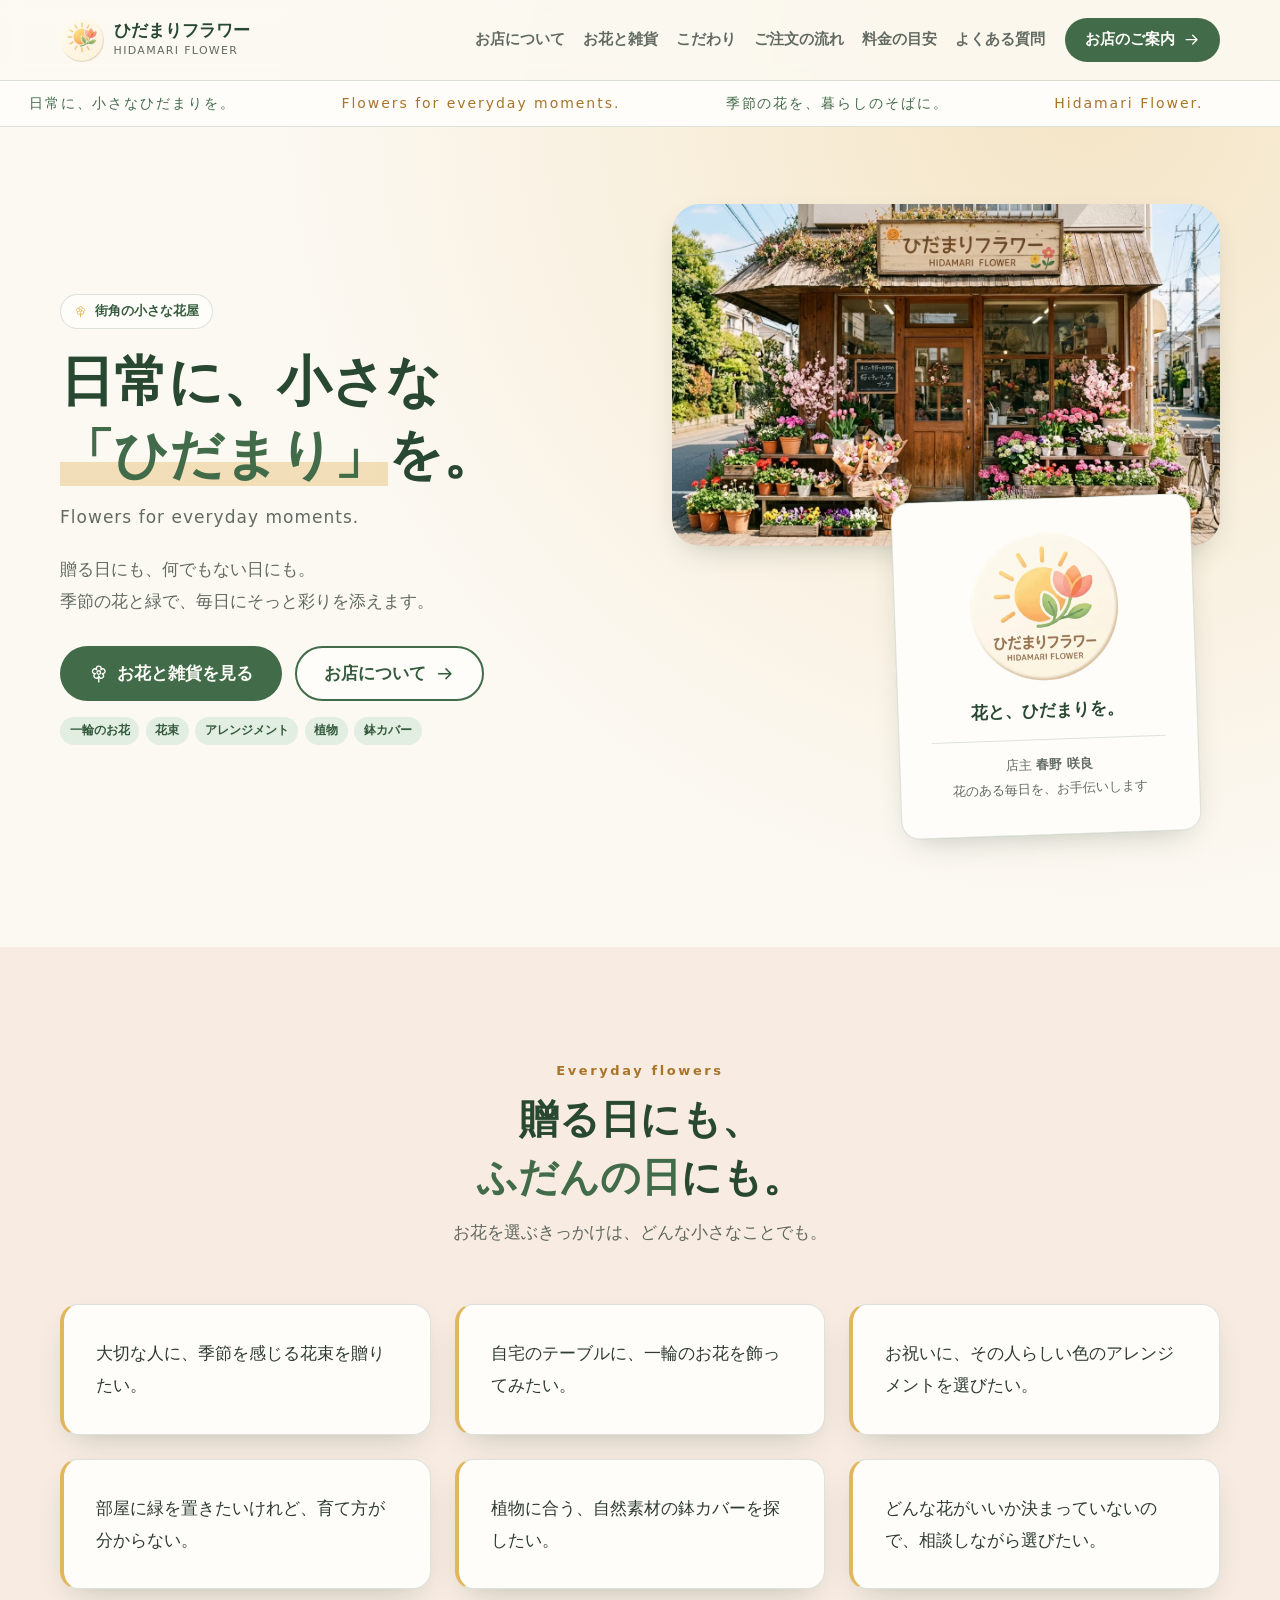
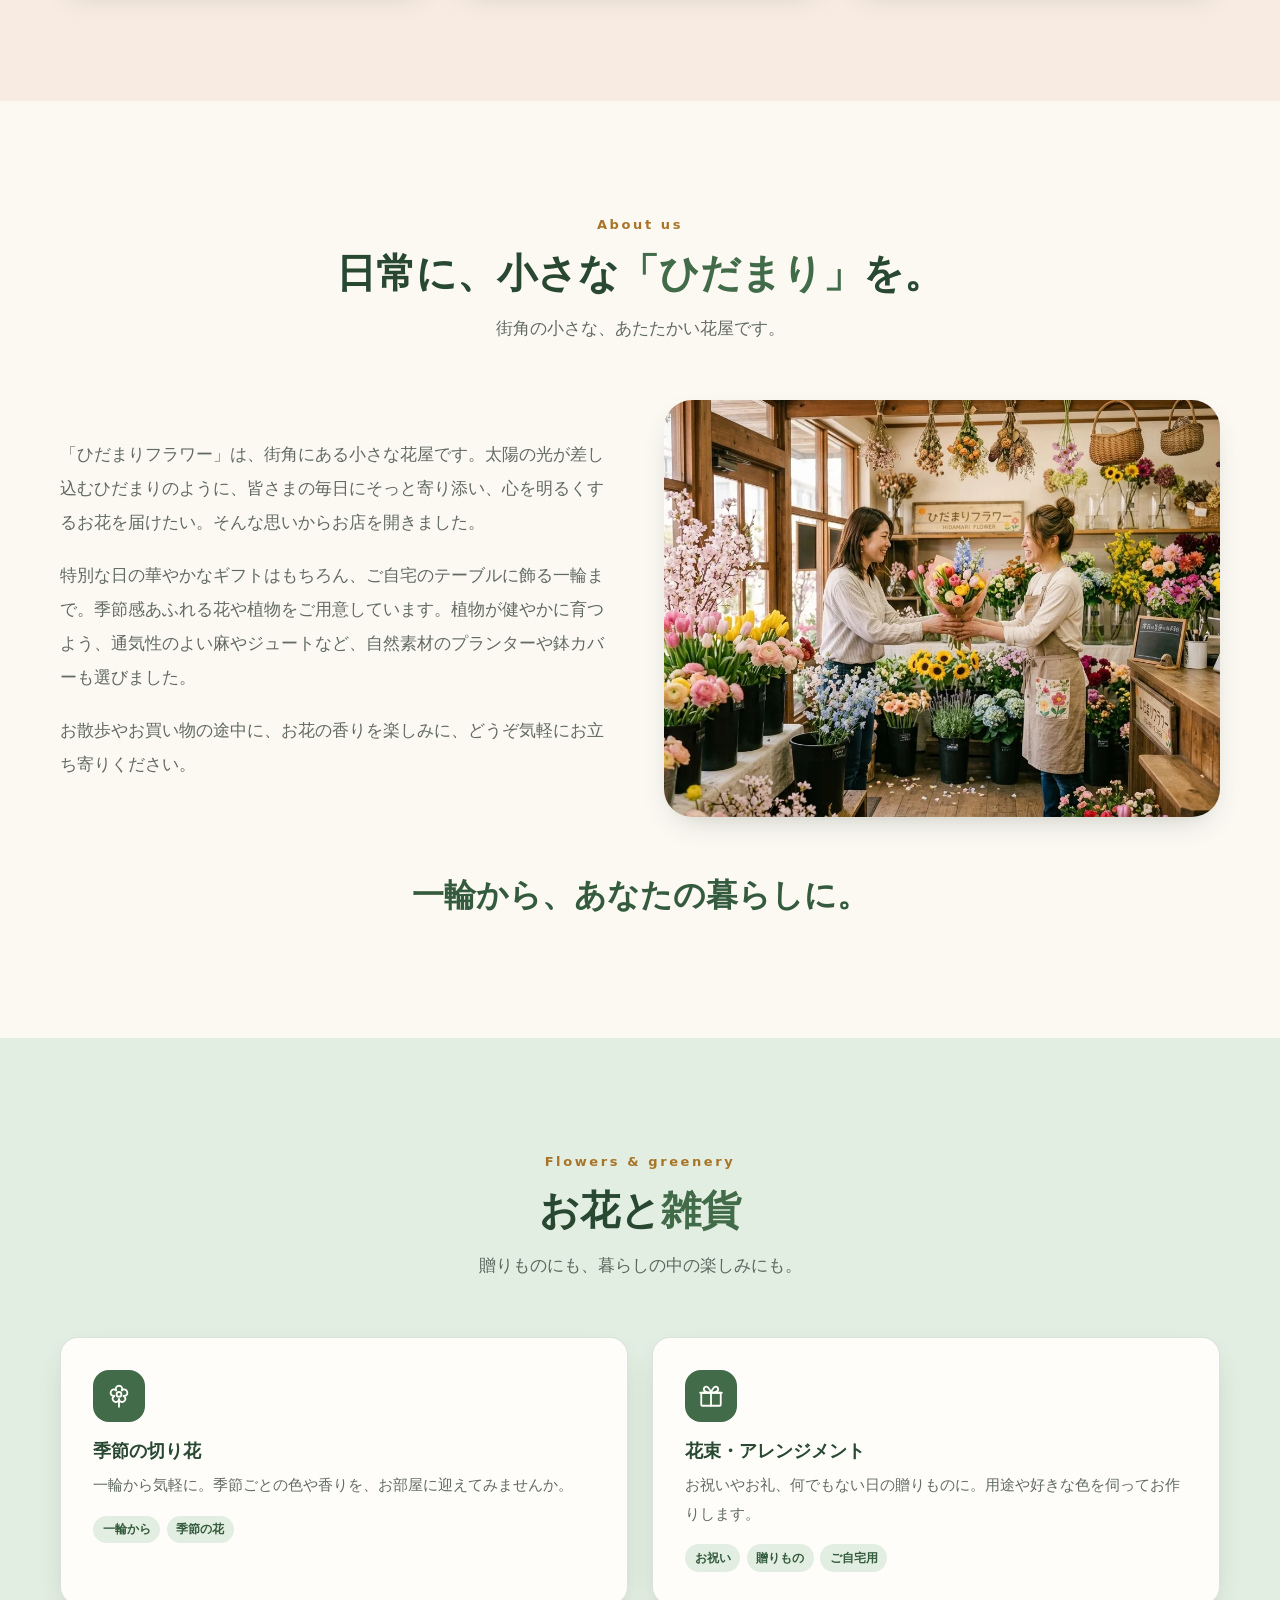
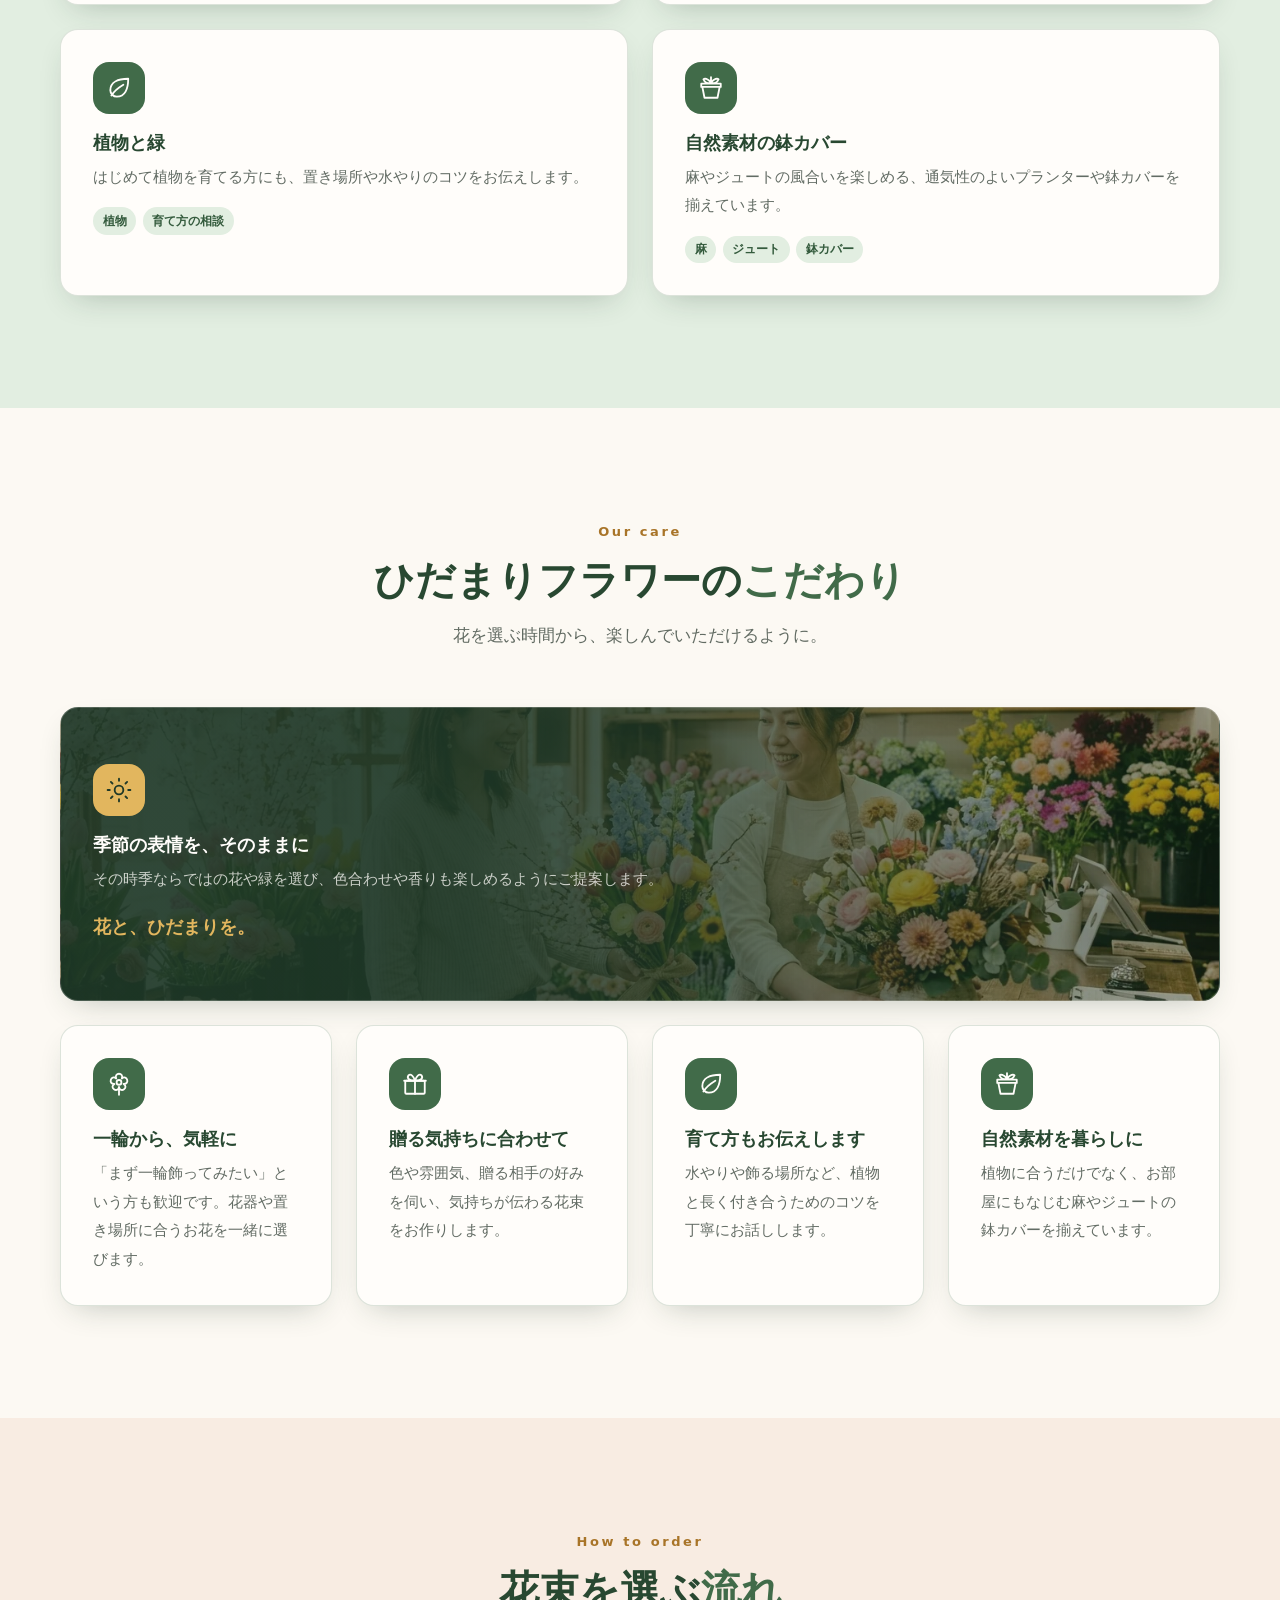
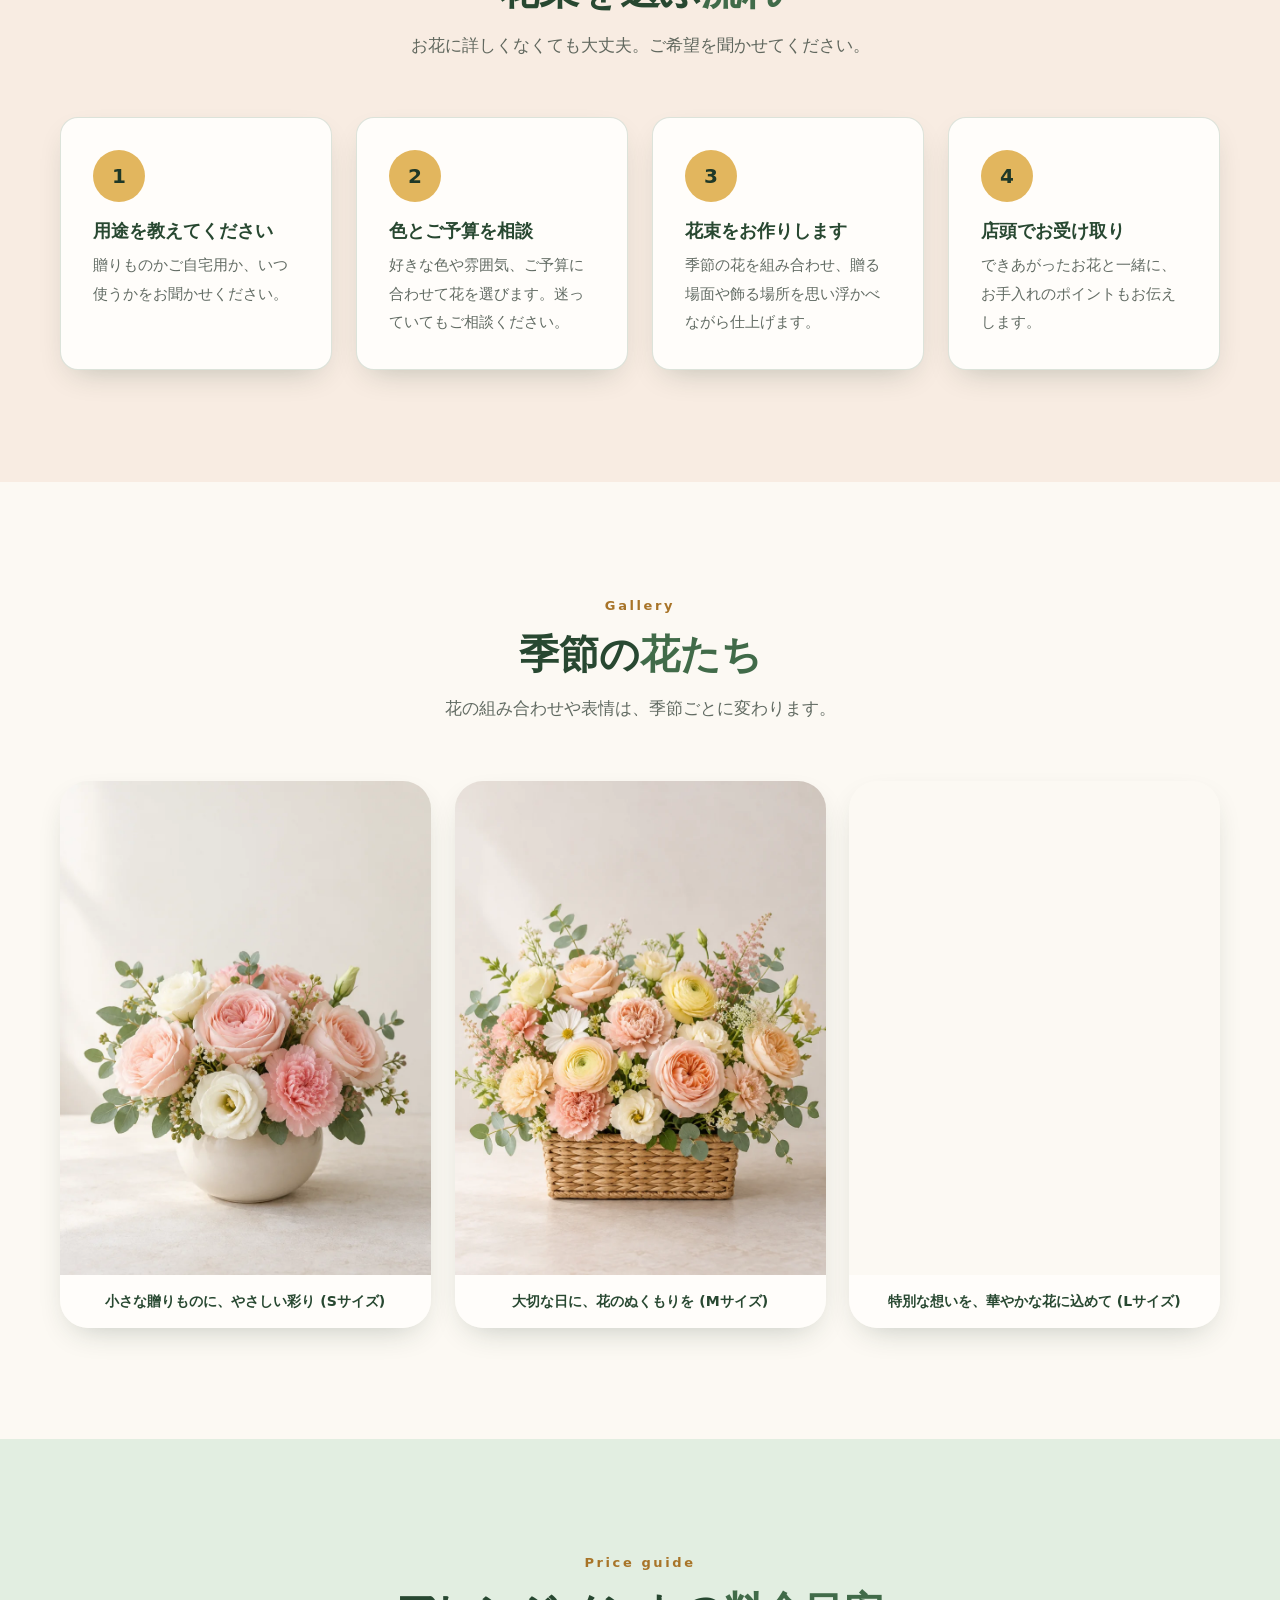
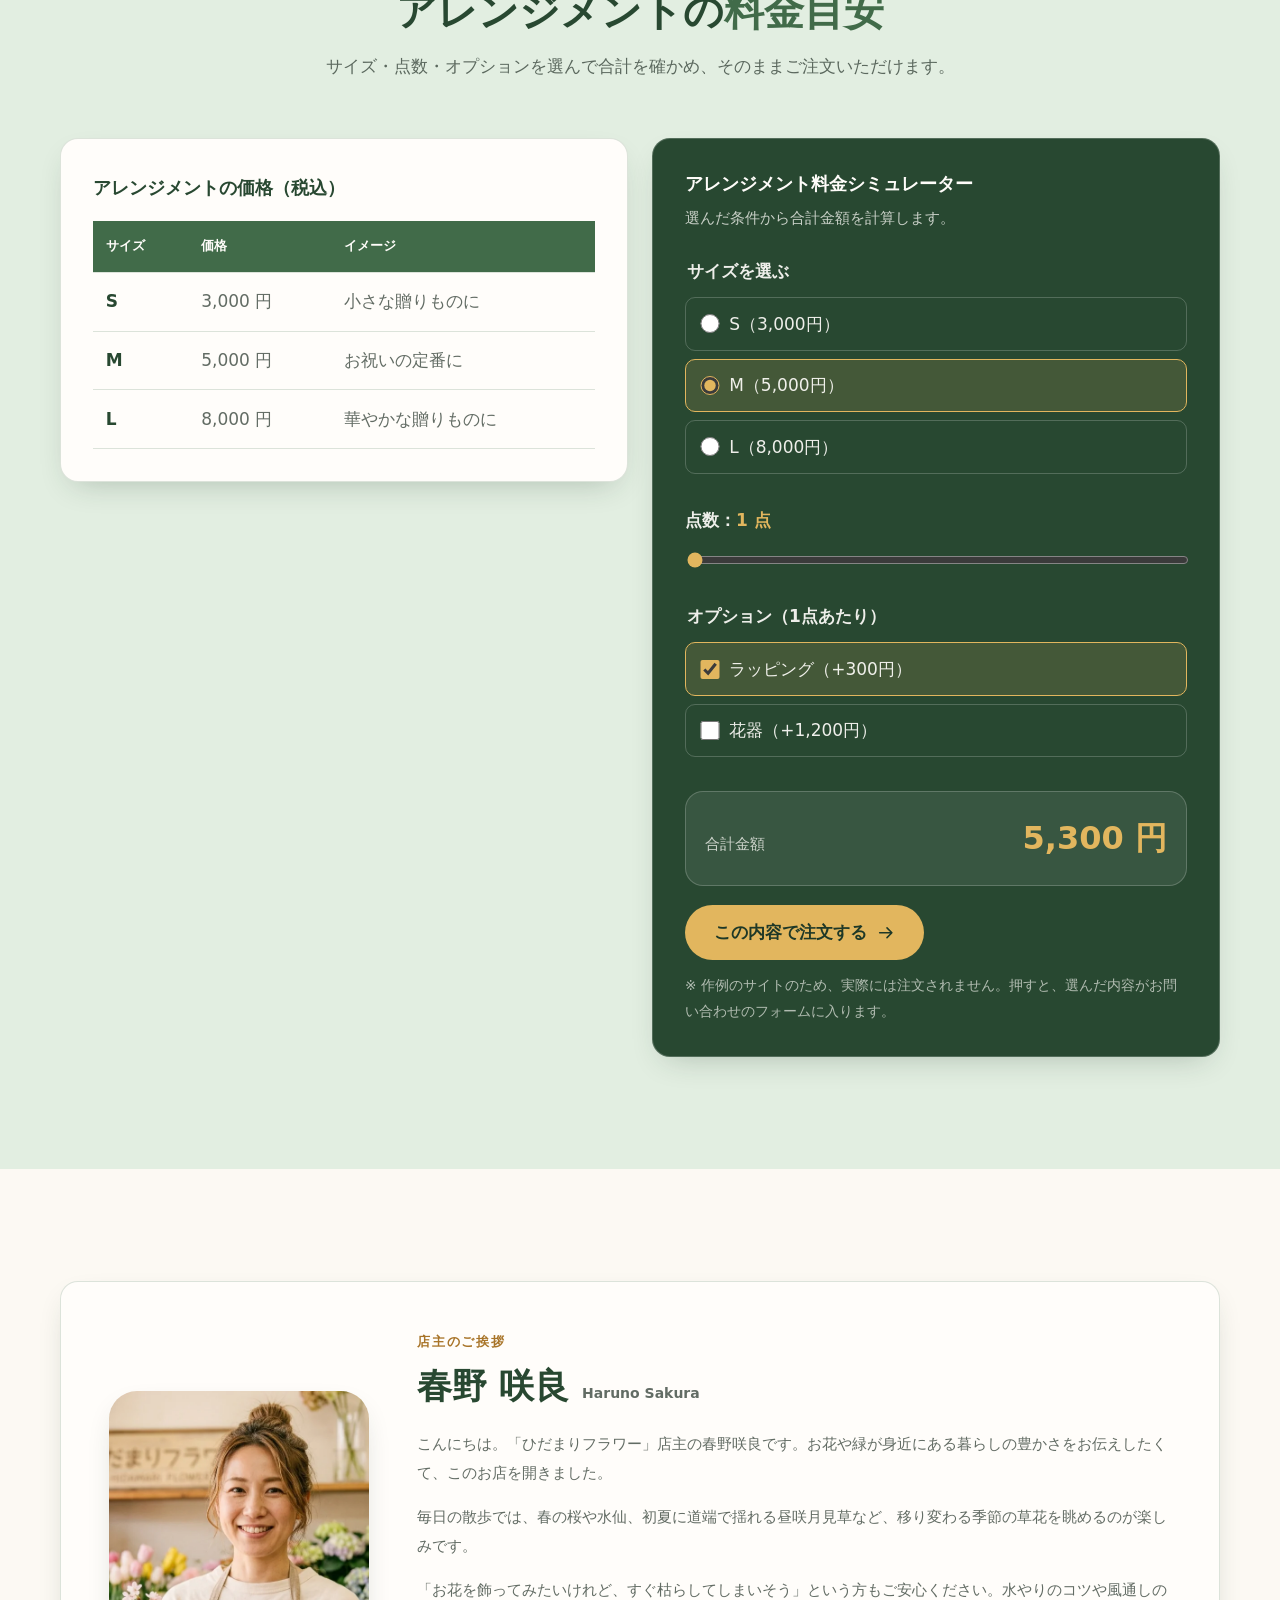
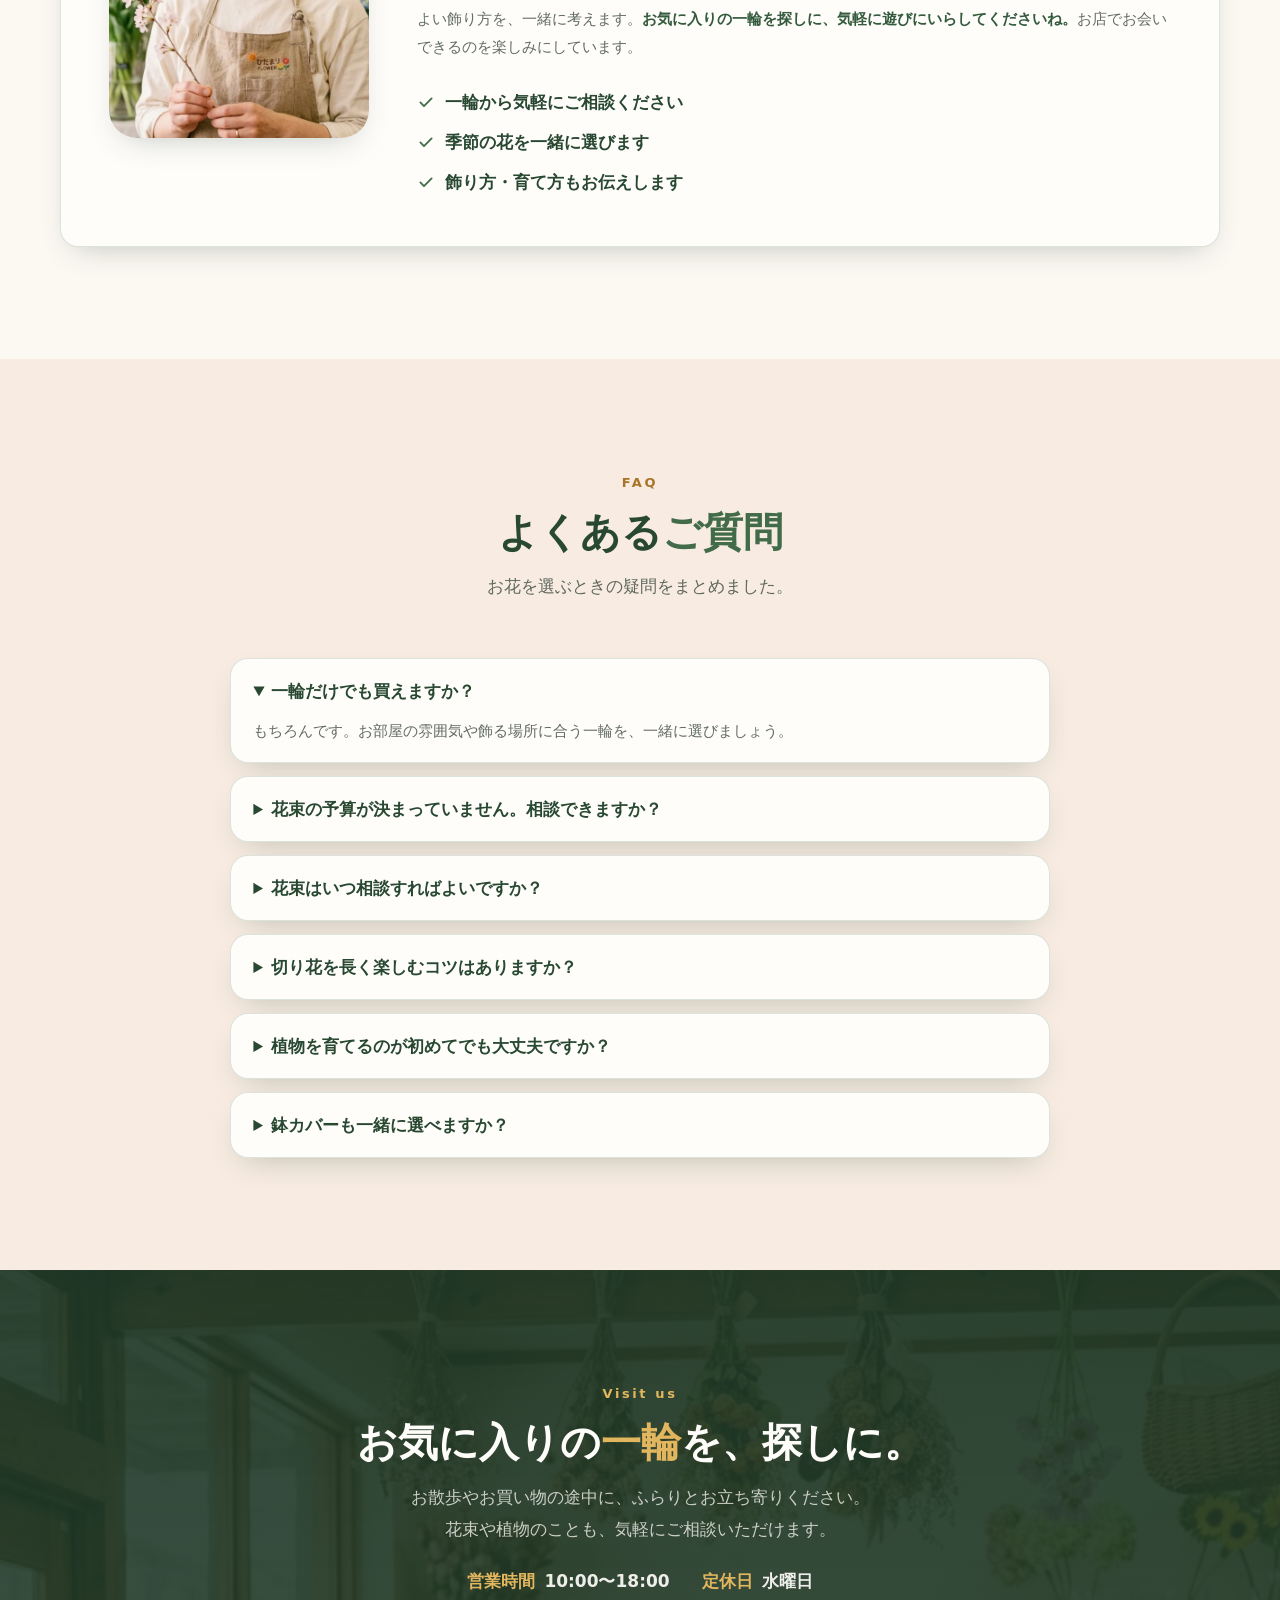
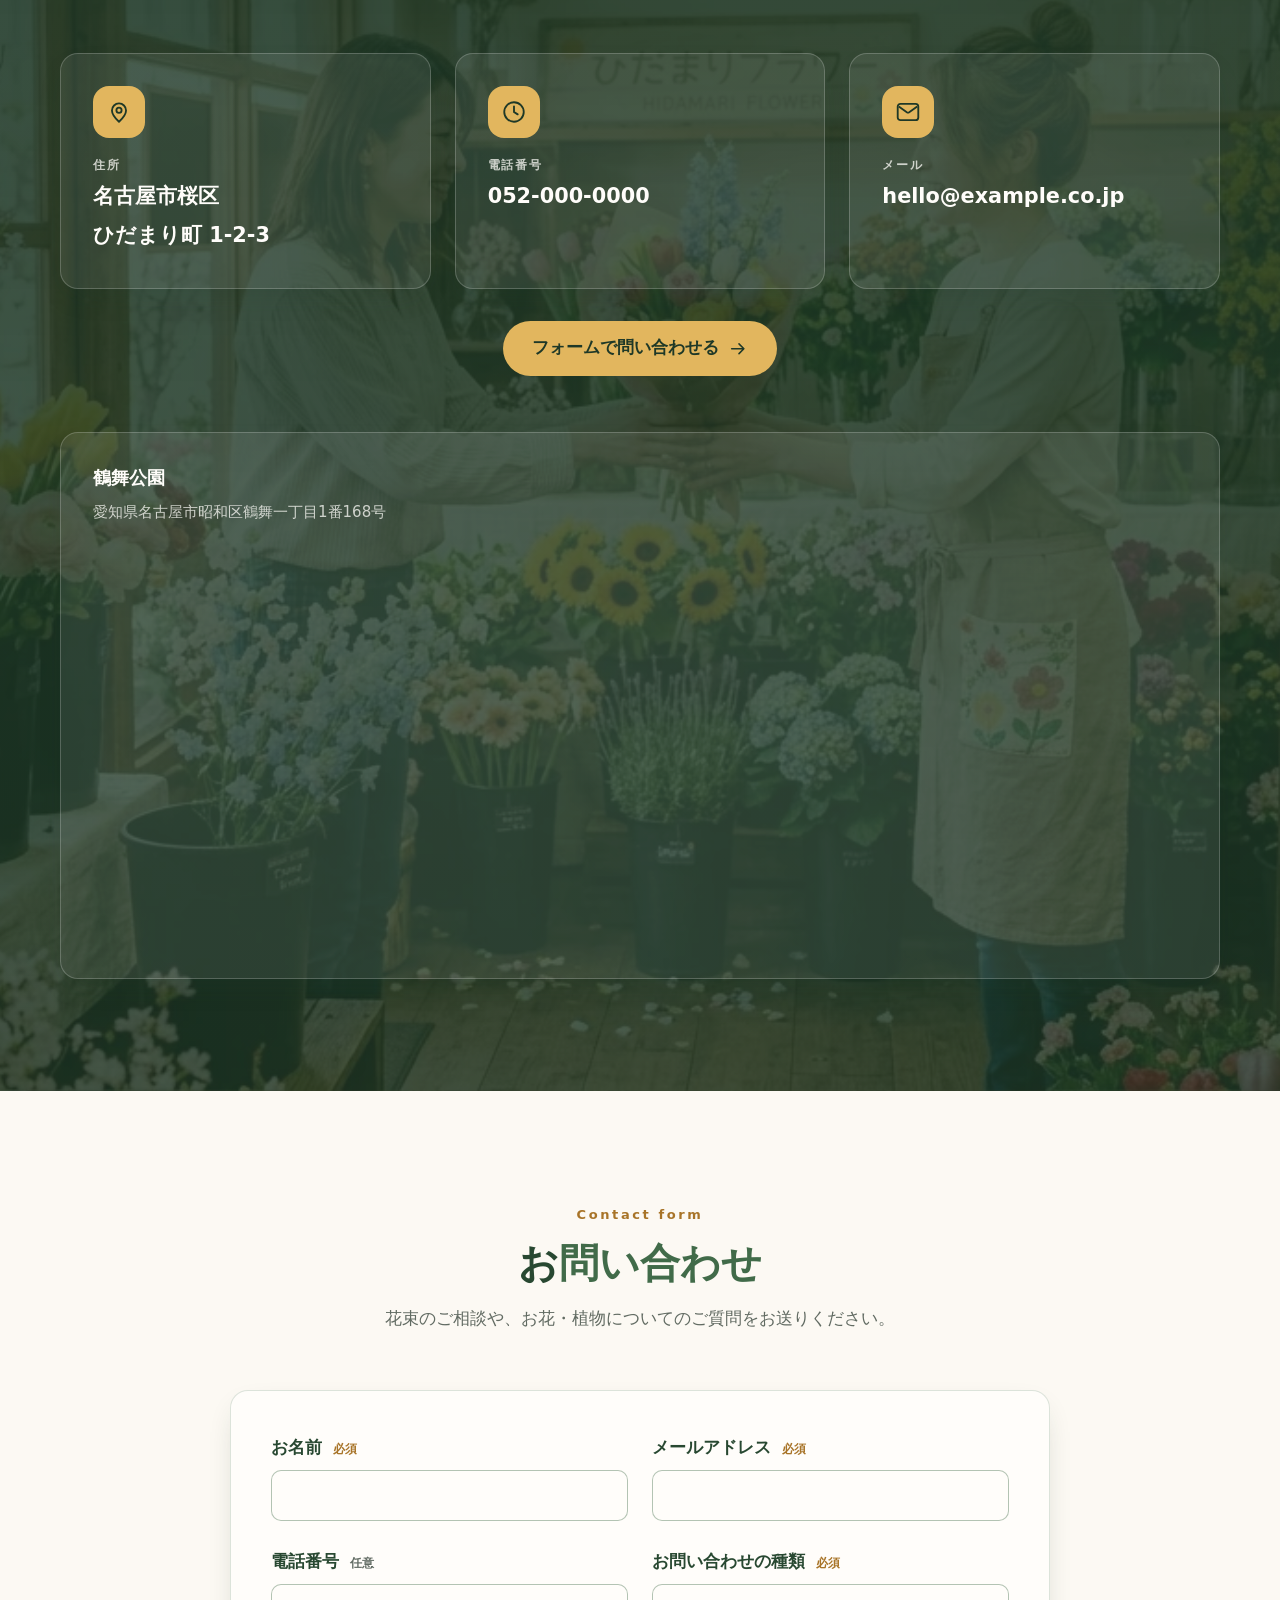
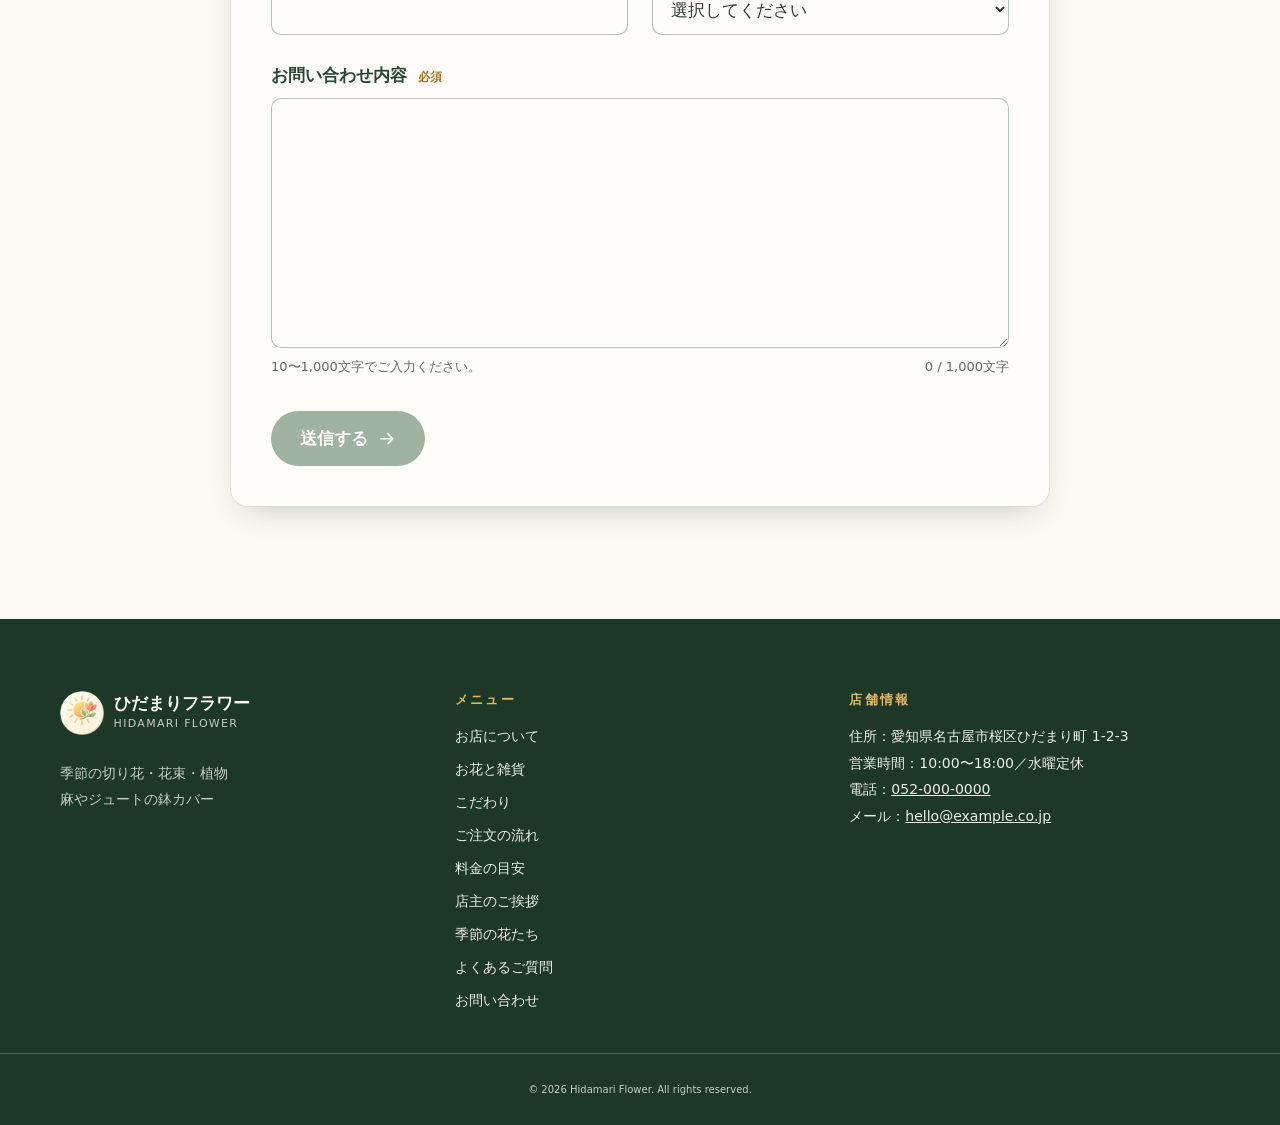
<file: index.html>
<!DOCTYPE html>
<!--
  ひだまりフラワー — 街角の花屋の 1 ページサイト
  ============================================================
  ファイルの構成
    index.html              … このページ（HTML は、内容と構造だけを書く）
    stylesheets/style.css   … 見た目。ここから base・components・sections・utilities を読み込む
    javascripts/main.js     … 動き（メニューの開閉、料金の計算、写真の拡大など）
    images/                 … 写真とロゴ
    thanks.html             … お問い合わせを送ったあとに表示するページ

  class と data-* の使い分け
    class="card"         … 見た目のための名前。CSS が使う
    data-reveal など     … JavaScript が要素を探すための目印
    id="price" など      … ページ内リンクの行き先や、JavaScript で 1 つだけ探したい要素
-->
<!-- lang="ja" で日本語のページだと伝える。no-js は、JavaScript が動くと main.js が取り除く -->
<html lang="ja" class="no-js">
<head>
  <meta charset="UTF-8">
  <!-- スマートフォンでも、画面の幅に合わせて表示する -->
  <meta name="viewport" content="width=device-width">
  <title>ひだまりフラワー｜日常に、小さな「ひだまり」を。</title>
  <!-- 検索結果に表示される、ページの説明文 -->
  <meta name="description" content="ひだまりフラワーは、季節の切り花や花束、植物と自然素材の鉢カバーを揃えた街角の花屋です。一輪から気軽にお立ち寄りください。">
  <!-- スマートフォンのブラウザで、アドレスバーなどに使われる色 -->
  <meta name="theme-color" content="#416b49">
  <!-- SNS でページを共有したときに表示される題名と説明（OGP） -->
  <meta property="og:title" content="ひだまりフラワー｜日常に、小さな「ひだまり」を。">
  <meta property="og:description" content="贈る日にも、何でもない日にも。季節の花と緑をお届けする街角の花屋です。">
  <meta property="og:type" content="website">
  <!-- ブラウザのタブに出る小さなアイコンと、iPhone のホーム画面に追加したときのアイコン -->
  <link rel="icon" type="image/png" sizes="32x32" href="images/favicon-32.png">
  <link rel="apple-touch-icon" sizes="180x180" href="images/apple-touch-icon.png">
  <!-- 見た目は style.css にまとめて書く -->
  <link rel="stylesheet" href="stylesheets/style.css">
  <!-- defer を付けると、HTML を最後まで読み込んでから JavaScript が実行される -->
  <script src="javascripts/main.js" defer></script>
</head>
<body>

  <!--
    アイコンの定義。<symbol> に id を付けておき、使う場所で <svg><use href="#i-flower"/></svg> のように呼び出す。
    同じアイコンを何度でも使え、色は CSS の color で変えられる（stroke="currentColor"）。
  -->
  <!-- アイコンはこのページ内で定義し、外部ライブラリなしで使う。hidden で画面には出さない。 -->
  <svg hidden xmlns="http://www.w3.org/2000/svg">
    <symbol id="i-flower" viewBox="0 0 24 24"><g fill="none" stroke="currentColor" stroke-width="1.7" stroke-linecap="round" stroke-linejoin="round"><circle cx="12" cy="10.5" r="2.2"/><path d="M9.4 6.9C7 1.1 17 1.1 14.6 6.9C19.4 2.9 22.4 12.3 16.2 11.9C21.5 15.1 13.5 21 12 14.9C10.5 21 2.5 15.1 7.8 11.9C1.6 12.3 4.6 2.9 9.4 6.9Z"/><path d="M12 14.9V22"/></g></symbol>
    <symbol id="i-leaf" viewBox="0 0 24 24"><path d="M20.5 3.5C11 3.5 4 6.5 4 14a6 6 0 0 0 6 6c7.5 0 10.5-7 10.5-16.5ZM5 19c3-5 6-7 11-10" fill="none" stroke="currentColor" stroke-width="1.7" stroke-linecap="round" stroke-linejoin="round"/></symbol>
    <symbol id="i-gift" viewBox="0 0 24 24"><g fill="none" stroke="currentColor" stroke-width="1.7" stroke-linecap="round" stroke-linejoin="round"><rect x="3" y="9" width="18" height="12" rx="1"/><path d="M2 9h20M12 9v12M12 9c-5 0-8-2-6-5 2-2 5 1 6 5Zm0 0c5 0 8-2 6-5-2-2-5 1-6 5Z"/></g></symbol>
    <symbol id="i-pot" viewBox="0 0 24 24"><g fill="none" stroke="currentColor" stroke-width="1.7" stroke-linecap="round" stroke-linejoin="round"><path d="M4 11h16l-2 10H6L4 11ZM3 8h18v3H3zM12 8V2m0 5c-3-4-6-4-7-3 1 3 4 4 7 3Zm0 0c3-4 6-4 7-3-1 3-4 4-7 3Z"/></g></symbol>
    <symbol id="i-sun" viewBox="0 0 24 24"><g fill="none" stroke="currentColor" stroke-width="1.7" stroke-linecap="round"><circle cx="12" cy="12" r="4"/><path d="M12 1.5v2M12 20.5v2M1.5 12h2M20.5 12h2M4.5 4.5 6 6m12 12 1.5 1.5m0-15L18 6M6 18l-1.5 1.5"/></g></symbol>
    <symbol id="i-mail" viewBox="0 0 24 24"><g fill="none" stroke="currentColor" stroke-width="1.7" stroke-linejoin="round"><rect x="2.5" y="4.5" width="19" height="15" rx="2.5"/><path d="m3.5 7 7.4 5.2a2 2 0 0 0 2.2 0L20.5 7"/></g></symbol>
    <symbol id="i-clock" viewBox="0 0 24 24"><g fill="none" stroke="currentColor" stroke-width="1.7" stroke-linecap="round"><circle cx="12" cy="12" r="9"/><path d="M12 6.8V12l3.4 2.2"/></g></symbol>
    <symbol id="i-map" viewBox="0 0 24 24"><g fill="none" stroke="currentColor" stroke-width="1.7" stroke-linejoin="round"><path d="M12 21s6.5-6 6.5-10.4A6.5 6.5 0 0 0 5.5 10.6C5.5 15 12 21 12 21Z"/><circle cx="12" cy="10.4" r="2.4"/></g></symbol>
    <symbol id="i-check" viewBox="0 0 24 24"><path d="m4.5 12.6 4.8 4.8L19.5 7.2" fill="none" stroke="currentColor" stroke-width="2.4" stroke-linecap="round" stroke-linejoin="round"/></symbol>
    <symbol id="i-arrow" viewBox="0 0 24 24"><path d="M4.5 12h15m-6-6 6 6-6 6" fill="none" stroke="currentColor" stroke-width="1.9" stroke-linecap="round" stroke-linejoin="round"/></symbol>
    <symbol id="i-menu" viewBox="0 0 24 24"><path d="M4 7h16M4 12h16M4 17h16" fill="none" stroke="currentColor" stroke-width="1.9" stroke-linecap="round"/></symbol>
    <symbol id="i-close" viewBox="0 0 24 24"><path d="M6 6l12 12M18 6 6 18" fill="none" stroke="currentColor" stroke-width="1.9" stroke-linecap="round"/></symbol>
  </svg>

  <!-- キーボードで操作する人のための「本文へスキップ」。Tab キーを押したときだけ表示される -->
  <a class="skip-link" href="#main">本文へスキップ</a>

  <!-- ====== ヘッダー（画面の上に固定される） ====== -->
  <header class="site-header" id="header">
    <div class="site-header-inner">
      <!-- ロゴ。押すとページの先頭へ戻る。画像の alt を空にしているのは、店名を文字でも書いているため -->
      <a class="brand" href="#hero" aria-label="ひだまりフラワー ホーム">
        <img src="images/logo-mark.webp" width="44" height="44" alt="">
        <span><strong>ひだまりフラワー</strong><small>HIDAMARI FLOWER</small></span>
      </a>
      <!-- メニュー。広い画面では横一列、狭い画面ではボタンで開閉する -->
      <nav class="gnav" id="gnav" aria-label="メインナビゲーション">
        <ul>
          <li><a href="#about">お店について</a></li>
          <li><a href="#service">お花と雑貨</a></li>
          <li><a href="#reason">こだわり</a></li>
          <li><a href="#flow">ご注文の流れ</a></li>
          <li><a href="#price">料金の目安</a></li>
          <li><a href="#faq">よくある質問</a></li>
        </ul>
        <a class="btn" href="#contact">お店のご案内<svg aria-hidden="true"><use href="#i-arrow"/></svg></a>
      </nav>
      <!--
        狭い画面でメニューを開閉するボタン。
        aria-expanded は開いているかどうか（true / false）、aria-controls は開閉する相手の id。
        どちらも読み上げソフトに状態を伝えるための属性で、main.js が書き換える。
      -->
      <button class="nav-toggle" id="navToggle" type="button" aria-label="メニュー" aria-expanded="false" aria-controls="gnav">
        <svg class="nav-toggle-open" aria-hidden="true"><use href="#i-menu"/></svg>
        <svg class="nav-toggle-close" aria-hidden="true"><use href="#i-close"/></svg>
      </button>
    </div>
    <!-- 読み進めた割合を示す線。aria-hidden="true" は、読み上げソフトに読ませない印 -->
    <div class="scroll-progress" id="scrollProgress" aria-hidden="true"></div>
  </header>

  <!-- ====== 本文。スキップリンクの行き先（#main） ====== -->
  <main id="main">
    <!-- ====== ヒーロー（最初に見える領域） ====== -->
    <section class="hero" id="hero">
      <!-- 流れるキャッチコピー。同じ文の組を 2 つ並べて、切れ目なくつなげる。 -->
      <div class="marquee" aria-hidden="true">
        <p><span>日常に、小さなひだまりを。</span><span>Flowers for everyday moments.</span><span>季節の花を、暮らしのそばに。</span><span>Hidamari Flower.</span></p>
        <p><span>日常に、小さなひだまりを。</span><span>Flowers for everyday moments.</span><span>季節の花を、暮らしのそばに。</span><span>Hidamari Flower.</span></p>
      </div>
      <!-- 文章（左）と写真（右）。.grid なので、狭い画面では縦に並ぶ -->
      <div class="wrap grid hero-inner">
        <div>
          <p class="hero-badge"><svg aria-hidden="true"><use href="#i-flower"/></svg>街角の小さな花屋</p>
          <!-- h1 はページの一番大きな見出し。1 ページに 1 つだけ置く -->
          <h1>日常に、小さな<br><em>「ひだまり」</em>を。</h1>
          <p class="hero-en">Flowers for everyday moments.</p>
          <p class="hero-lead">贈る日にも、何でもない日にも。<br>季節の花と緑で、毎日にそっと彩りを添えます。</p>
          <div class="hero-actions">
            <a class="btn" href="#service"><svg aria-hidden="true"><use href="#i-flower"/></svg>お花と雑貨を見る</a>
            <a class="btn btn-outline" href="#about">お店について<svg aria-hidden="true"><use href="#i-arrow"/></svg></a>
          </div>
          <ul class="tag-list"><li>一輪のお花</li><li>花束</li><li>アレンジメント</li><li>植物</li><li>鉢カバー</li></ul>
        </div>
        <div>
          <!--
            width と height は写真の元の大きさ。先に書いておくと、読み込み中に場所が確保され、表示がずれない。
            fetchpriority="high" は、最初に見える写真なので優先して読み込む指定。
          -->
          <figure class="photo hero-photo">
            <img src="images/shop-exterior.webp" width="1408" height="768" fetchpriority="high" decoding="async" alt="花に囲まれた、ひだまりフラワーの店先">
          </figure>
          <!-- 写真に重ねる紹介カード（少し傾けている） -->
          <div class="card hero-card">
            <img src="images/logo-with-name.webp" width="480" height="480" alt="ひだまりフラワーのロゴ">
            <p class="hero-catch">花と、ひだまりを。</p>
            <p class="hero-owner">店主 <strong>春野 咲良</strong><br>花のある毎日を、お手伝いします</p>
          </div>
        </div>
      </div>
    </section>

    <!-- ====== ふだんの日にも（お花を選ぶきっかけ） ====== -->
    <!-- data-reveal を付けた要素は、スクロールして画面に入ると、ふわっと表示される（main.js と utilities.css） -->
    <section class="section section-warm" id="trouble">
      <div class="wrap">
        <header class="sec-head" data-reveal>
          <p class="sec-head-en">Everyday flowers</p>
          <h2>贈る日にも、<br><em>ふだんの日</em>にも。</h2>
          <p class="sec-head-lead">お花を選ぶきっかけは、どんな小さなことでも。</p>
        </header>
        <ul class="grid trouble-list" data-reveal>
          <li class="card">大切な人に、季節を感じる花束を贈りたい。</li>
          <li class="card">自宅のテーブルに、一輪のお花を飾ってみたい。</li>
          <li class="card">お祝いに、その人らしい色のアレンジメントを選びたい。</li>
          <li class="card">部屋に緑を置きたいけれど、育て方が分からない。</li>
          <li class="card">植物に合う、自然素材の鉢カバーを探したい。</li>
          <li class="card">どんな花がいいか決まっていないので、相談しながら選びたい。</li>
        </ul>
      </div>
    </section>

    <!-- ====== お店について ====== -->
    <section class="section" id="about">
      <div class="wrap">
        <header class="sec-head" data-reveal>
          <p class="sec-head-en">About us</p>
          <h2>日常に、小さな<em>「ひだまり」</em>を。</h2>
          <p class="sec-head-lead">街角の小さな、あたたかい花屋です。</p>
        </header>
        <div class="grid about-story" data-reveal>
          <div>
            <p>「ひだまりフラワー」は、街角にある小さな花屋です。太陽の光が差し込むひだまりのように、皆さまの毎日にそっと寄り添い、心を明るくするお花を届けたい。そんな思いからお店を開きました。</p>
            <p>特別な日の華やかなギフトはもちろん、ご自宅のテーブルに飾る一輪まで。季節感あふれる花や植物をご用意しています。植物が健やかに育つよう、通気性のよい麻やジュートなど、自然素材のプランターや鉢カバーも選びました。</p>
            <p>お散歩やお買い物の途中に、お花の香りを楽しみに、どうぞ気軽にお立ち寄りください。</p>
          </div>
          <figure class="photo">
            <!-- loading="lazy" で、画面に近づいてから読み込む。最初の表示が速くなる -->
            <img src="images/shop-interior.webp" width="1408" height="768" loading="lazy" decoding="async" alt="季節の花が並ぶ、ひだまりフラワーの店内">
          </figure>
        </div>
        <p class="about-closing" data-reveal>一輪から、あなたの暮らしに。</p>
      </div>
    </section>

    <!-- ====== お花と雑貨 ====== -->
    <!-- .card（白い箱）と .icon（アイコンの四角）を組み合わせたカードを、.grid で並べる -->
    <section class="section section-tint" id="service">
      <div class="wrap">
        <header class="sec-head" data-reveal>
          <p class="sec-head-en">Flowers &amp; greenery</p>
          <h2>お花と<em>雑貨</em></h2>
          <p class="sec-head-lead">贈りものにも、暮らしの中の楽しみにも。</p>
        </header>
        <div class="grid service-grid">
          <article class="card" data-reveal>
            <span class="icon"><svg aria-hidden="true"><use href="#i-flower"/></svg></span>
            <h3>季節の切り花</h3>
            <p>一輪から気軽に。季節ごとの色や香りを、お部屋に迎えてみませんか。</p>
            <ul class="tag-list"><li>一輪から</li><li>季節の花</li></ul>
          </article>
          <article class="card" data-reveal>
            <span class="icon"><svg aria-hidden="true"><use href="#i-gift"/></svg></span>
            <h3>花束・アレンジメント</h3>
            <p>お祝いやお礼、何でもない日の贈りものに。用途や好きな色を伺ってお作りします。</p>
            <ul class="tag-list"><li>お祝い</li><li>贈りもの</li><li>ご自宅用</li></ul>
          </article>
          <article class="card" data-reveal>
            <span class="icon"><svg aria-hidden="true"><use href="#i-leaf"/></svg></span>
            <h3>植物と緑</h3>
            <p>はじめて植物を育てる方にも、置き場所や水やりのコツをお伝えします。</p>
            <ul class="tag-list"><li>植物</li><li>育て方の相談</li></ul>
          </article>
          <article class="card" data-reveal>
            <span class="icon"><svg aria-hidden="true"><use href="#i-pot"/></svg></span>
            <h3>自然素材の鉢カバー</h3>
            <p>麻やジュートの風合いを楽しめる、通気性のよいプランターや鉢カバーを揃えています。</p>
            <ul class="tag-list"><li>麻</li><li>ジュート</li><li>鉢カバー</li></ul>
          </article>
        </div>
      </div>
    </section>

    <!-- ====== こだわり ====== -->
    <section class="section" id="reason">
      <div class="wrap">
        <header class="sec-head" data-reveal>
          <p class="sec-head-en">Our care</p>
          <h2>ひだまりフラワーの<em>こだわり</em></h2>
          <p class="sec-head-lead">花を選ぶ時間から、楽しんでいただけるように。</p>
        </header>
        <div class="grid reason-grid">
          <!-- 先頭の 1 枚だけ .dark を付けて暗い背景にし、横いっぱいに広げる -->
          <article class="card dark reason-feature" data-reveal>
            <span class="icon"><svg aria-hidden="true"><use href="#i-sun"/></svg></span>
            <h3>季節の表情を、そのままに</h3>
            <p>その時季ならではの花や緑を選び、色合わせや香りも楽しめるようにご提案します。</p>
            <p class="reason-catch">花と、ひだまりを。</p>
          </article>
          <article class="card" data-reveal>
            <span class="icon"><svg aria-hidden="true"><use href="#i-flower"/></svg></span>
            <h3>一輪から、気軽に</h3>
            <p>「まず一輪飾ってみたい」という方も歓迎です。花器や置き場所に合うお花を一緒に選びます。</p>
          </article>
          <article class="card" data-reveal>
            <span class="icon"><svg aria-hidden="true"><use href="#i-gift"/></svg></span>
            <h3>贈る気持ちに合わせて</h3>
            <p>色や雰囲気、贈る相手の好みを伺い、気持ちが伝わる花束をお作りします。</p>
          </article>
          <article class="card" data-reveal>
            <span class="icon"><svg aria-hidden="true"><use href="#i-leaf"/></svg></span>
            <h3>育て方もお伝えします</h3>
            <p>水やりや飾る場所など、植物と長く付き合うためのコツを丁寧にお話しします。</p>
          </article>
          <article class="card" data-reveal>
            <span class="icon"><svg aria-hidden="true"><use href="#i-pot"/></svg></span>
            <h3>自然素材を暮らしに</h3>
            <p>植物に合うだけでなく、お部屋にもなじむ麻やジュートの鉢カバーを揃えています。</p>
          </article>
        </div>
      </div>
    </section>

    <!-- ====== 花束を選ぶ流れ ====== -->
    <!-- 順番に意味があるので、番号付きのリスト <ol> を使う -->
    <section class="section section-warm" id="flow">
      <div class="wrap">
        <header class="sec-head" data-reveal>
          <p class="sec-head-en">How to order</p>
          <h2>花束を選ぶ<em>流れ</em></h2>
          <p class="sec-head-lead">お花に詳しくなくても大丈夫。ご希望を聞かせてください。</p>
        </header>
        <ol class="grid flow-list">
          <li class="card" data-reveal><span class="icon">1</span><h3>用途を教えてください</h3><p>贈りものかご自宅用か、いつ使うかをお聞かせください。</p></li>
          <li class="card" data-reveal><span class="icon">2</span><h3>色とご予算を相談</h3><p>好きな色や雰囲気、ご予算に合わせて花を選びます。迷っていてもご相談ください。</p></li>
          <li class="card" data-reveal><span class="icon">3</span><h3>花束をお作りします</h3><p>季節の花を組み合わせ、贈る場面や飾る場所を思い浮かべながら仕上げます。</p></li>
          <li class="card" data-reveal><span class="icon">4</span><h3>店頭でお受け取り</h3><p>できあがったお花と一緒に、お手入れのポイントもお伝えします。</p></li>
        </ol>
      </div>
    </section>

    <!-- ====== 季節の花たち ====== -->
    <section class="section" id="gallery">
      <div class="wrap">
        <header class="sec-head" data-reveal>
          <p class="sec-head-en">Gallery</p>
          <h2>季節の<em>花たち</em></h2>
          <p class="sec-head-lead">花の組み合わせや表情は、季節ごとに変わります。</p>
        </header>
        <!--
          写真を押すと、下の <dialog> で拡大表示する（main.js）。
          リンク先は画像ファイルそのものなので、JavaScript が動かなくても写真は開ける。
          data-lightbox-open は、main.js が写真のリンクを探すための目印。
        -->
        <div class="grid gallery" data-reveal>
          <figure class="photo">
            <a href="images/arrangement-s.webp" data-lightbox-open aria-label="Sサイズのアレンジメントを拡大して見る">
              <img src="images/arrangement-s.webp" width="848" height="1272" loading="lazy" decoding="async" alt="小ぶりな白い陶器に生けたSサイズのアレンジメント">
            </a>
            <figcaption>小さな贈りものに、やさしい彩り (Sサイズ)</figcaption>
          </figure>
          <figure class="photo">
            <a href="images/arrangement-m.webp" data-lightbox-open aria-label="Mサイズのアレンジメントを拡大して見る">
              <img src="images/arrangement-m.webp" width="848" height="1272" loading="lazy" decoding="async" alt="横長のかごに生けたMサイズのアレンジメント">
            </a>
            <figcaption>大切な日に、花のぬくもりを (Mサイズ)</figcaption>
          </figure>
          <figure class="photo">
            <a href="images/arrangement-l.webp" data-lightbox-open aria-label="Lサイズのアレンジメントを拡大して見る">
              <img src="images/arrangement-l.webp" width="848" height="1272" loading="lazy" decoding="async" alt="脚付きのテラコッタ鉢に生けたLサイズのアレンジメント">
            </a>
            <figcaption>特別な想いを、華やかな花に込めて (Lサイズ)</figcaption>
          </figure>
        </div>
      </div>
    </section>

    <!-- 写真の拡大表示。ブラウザ標準の dialog に、写真の切り替えボタンを組み合わせる。 -->
    <!-- showModal() で開くと、ページの手前に重なる。Esc キーで閉じられる -->
    <dialog class="lightbox dark" id="flowerLightbox" aria-labelledby="lightboxCaption">
      <img class="lightbox-image" alt="">
      <div class="lightbox-bar">
        <button class="lightbox-prev" type="button" data-lightbox-prev aria-label="前の写真"><svg aria-hidden="true"><use href="#i-arrow"/></svg></button>
        <p class="lightbox-caption" id="lightboxCaption" aria-live="polite"></p>
        <button type="button" data-lightbox-next aria-label="次の写真"><svg aria-hidden="true"><use href="#i-arrow"/></svg></button>
        <button type="button" data-lightbox-close aria-label="拡大表示を閉じる" autofocus><svg aria-hidden="true"><use href="#i-close"/></svg></button>
      </div>
    </dialog>

    <!-- ====== 料金の目安 ====== -->
    <section class="section section-tint" id="price">
      <div class="wrap">
        <header class="sec-head" data-reveal>
          <p class="sec-head-en">Price guide</p>
          <h2>アレンジメントの<em>料金目安</em></h2>
          <p class="sec-head-lead">サイズ・点数・オプションを選んで合計を確かめ、そのままご注文いただけます。</p>
        </header>
        <div class="grid price-layout">
          <div class="card" data-reveal>
            <!-- 表。<caption> が題名、<thead> が見出しの行、<tbody> が中身。scope は見出しが列か行かを示す -->
            <table class="price-table">
              <caption>アレンジメントの価格（税込）</caption>
              <thead><tr><th scope="col">サイズ</th><th scope="col">価格</th><th scope="col">イメージ</th></tr></thead>
              <tbody>
                <tr><th scope="row">S</th><td>3,000&nbsp;円</td><td>小さな贈りものに</td></tr>
                <tr><th scope="row">M</th><td>5,000&nbsp;円</td><td>お祝いの定番に</td></tr>
                <tr><th scope="row">L</th><td>8,000&nbsp;円</td><td>華やかな贈りものに</td></tr>
              </tbody>
            </table>
          </div>
          <!--
            料金シミュレーター。選んだ内容から、main.js が合計金額を計算する。
            <fieldset> と <legend> で、関係のある入力欄をひとまとめにし、見出しを付ける。
            <label> で入力欄を包むと、文字を押しても選べる。
          -->
          <div class="card dark sim" data-reveal>
            <h3>アレンジメント料金シミュレーター</h3>
            <p>選んだ条件から合計金額を計算します。</p>
            <fieldset class="sim-field">
              <legend>サイズを選ぶ</legend>
              <label class="choice"><input type="radio" name="size" value="3000" data-name="S">S（3,000円）</label>
              <label class="choice"><input type="radio" name="size" value="5000" data-name="M" checked>M（5,000円）</label>
              <label class="choice"><input type="radio" name="size" value="8000" data-name="L">L（8,000円）</label>
            </fieldset>
            <div class="sim-field">
              <label for="simQuantity">点数：<output id="simQuantityOut" for="simQuantity">1 点</output></label>
              <input type="range" id="simQuantity" min="1" max="5" step="1" value="1">
            </div>
            <fieldset class="sim-field">
              <legend>オプション（1点あたり）</legend>
              <label class="choice"><input type="checkbox" name="option" value="300" data-name="ラッピング" checked>ラッピング（+300円）</label>
              <label class="choice"><input type="checkbox" name="option" value="1200" data-name="花器">花器（+1,200円）</label>
            </fieldset>
            <!-- <output> は計算結果を表示する要素。aria-live="polite" で、値が変わると読み上げソフトが読む -->
            <p class="sim-result">合計金額<output class="sim-amount" id="simAmount" aria-live="polite">5,300 円</output></p>
            <!--
              注文のボタン。押すと、選んだ内容をお問い合わせのフォームに書き写し、フォームへ移る（main.js）。
              注文を受けるしくみを新しく作らず、お問い合わせの送信で注文を受け付ける。
              JavaScript が動かないときも、リンクなのでフォームへは移れる
            -->
            <a class="btn btn-sun" href="#inquiry" data-order>この内容で注文する<svg aria-hidden="true"><use href="#i-arrow"/></svg></a>
            <p class="sim-note">※ 作例のサイトのため、実際には注文されません。押すと、選んだ内容がお問い合わせのフォームに入ります。</p>
          </div>
        </div>
      </div>
    </section>

    <!-- ====== 店主のご挨拶 ====== -->
    <section class="section" id="profile">
      <div class="wrap">
        <div class="card profile" data-reveal>
          <figure class="photo profile-photo">
            <img src="images/profile.webp" width="1408" height="768" loading="lazy" decoding="async" alt="花に囲まれて店頭に立つ、ひだまりフラワーの店主 春野咲良">
          </figure>
          <div class="profile-body">
            <p class="profile-role">店主のご挨拶</p>
            <h2 class="profile-name">春野 咲良<span>Haruno Sakura</span></h2>
            <p class="profile-msg">こんにちは。「ひだまりフラワー」店主の春野咲良です。お花や緑が身近にある暮らしの豊かさをお伝えしたくて、このお店を開きました。</p>
            <p class="profile-msg">毎日の散歩では、春の桜や水仙、初夏に道端で揺れる昼咲月見草など、移り変わる季節の草花を眺めるのが楽しみです。</p>
            <p class="profile-msg">「お花を飾ってみたいけれど、すぐ枯らしてしまいそう」という方もご安心ください。水やりのコツや風通しのよい飾り方を、一緒に考えます。<strong>お気に入りの一輪を探しに、気軽に遊びにいらしてくださいね。</strong>お店でお会いできるのを楽しみにしています。</p>
            <ul class="check-list">
              <li><svg aria-hidden="true"><use href="#i-check"/></svg>一輪から気軽にご相談ください</li>
              <li><svg aria-hidden="true"><use href="#i-check"/></svg>季節の花を一緒に選びます</li>
              <li><svg aria-hidden="true"><use href="#i-check"/></svg>飾り方・育て方もお伝えします</li>
            </ul>
          </div>
        </div>
      </div>
    </section>

    <!-- ====== よくある質問 ====== -->
    <section class="section section-warm" id="faq">
      <div class="wrap wrap-narrow">
        <header class="sec-head" data-reveal>
          <p class="sec-head-en">FAQ</p>
          <h2>よくある<em>ご質問</em></h2>
          <p class="sec-head-lead">お花を選ぶときの疑問をまとめました。</p>
        </header>
        <!--
          <details> と <summary> は、押すと開閉する HTML の標準の部品。JavaScript は要らない。
          同じ name="faq" を付けると、1 つ開いたときにほかが閉じる。open を付けたものは、最初から開いている。
        -->
        <div class="faq-list" data-reveal>
          <details class="card faq" name="faq" open><summary>一輪だけでも買えますか？</summary><p>もちろんです。お部屋の雰囲気や飾る場所に合う一輪を、一緒に選びましょう。</p></details>
          <details class="card faq" name="faq"><summary>花束の予算が決まっていません。相談できますか？</summary><p>はい。用途や贈る相手の好みを伺いながら、花の種類やボリュームを一緒に考えます。</p></details>
          <details class="card faq" name="faq"><summary>花束はいつ相談すればよいですか？</summary><p>お渡しする日が決まっている場合は、早めにご相談ください。季節の花の中から、ご希望に合う組み合わせを考えます。</p></details>
          <details class="card faq" name="faq"><summary>切り花を長く楽しむコツはありますか？</summary><p>花瓶を清潔に保ち、水をこまめに替えるのが基本です。直射日光や暖房の風を避けて飾ると、花が傷みにくくなります。</p></details>
          <details class="card faq" name="faq"><summary>植物を育てるのが初めてでも大丈夫ですか？</summary><p>大丈夫です。置き場所や水やりの頻度など、植物に合わせた育て方をお伝えします。</p></details>
          <details class="card faq" name="faq"><summary>鉢カバーも一緒に選べますか？</summary><p>はい。植物の大きさやお部屋の雰囲気に合わせて、麻やジュートなど自然素材の鉢カバーをご案内します。</p></details>
        </div>
      </div>
    </section>

    <!-- ====== お店のご案内 ====== -->
    <!-- .dark を付けたので、中の文字やカードの色が暗い背景用に変わる（components.css） -->
    <section class="section dark visit" id="contact">
      <div class="wrap">
        <header class="sec-head" data-reveal>
          <p class="sec-head-en">Visit us</p>
          <h2>お気に入りの<em>一輪</em>を、探しに。</h2>
          <p class="sec-head-lead">お散歩やお買い物の途中に、ふらりとお立ち寄りください。<br>花束や植物のことも、気軽にご相談いただけます。</p>
          <dl class="hours">
            <div><dt>営業時間</dt><dd>10:00〜18:00</dd></div>
            <div><dt>定休日</dt><dd>水曜日</dd></div>
          </dl>
        </header>
        <div class="grid contact-cards" data-reveal>
          <div class="card"><span class="icon"><svg aria-hidden="true"><use href="#i-map"/></svg></span><span class="contact-label">住所</span><strong class="contact-value">名古屋市桜区<br>ひだまり町 1-2-3</strong></div>
          <!-- href="tel:…" は電話、href="mailto:…" はメールのリンク。スマートフォンでは発信やメールの画面が開く（番号とアドレスはサンプル） -->
          <a class="card" href="tel:0520000000"><span class="icon"><svg aria-hidden="true"><use href="#i-clock"/></svg></span><span class="contact-label">電話番号</span><strong class="contact-value">052-000-0000</strong></a>
          <a class="card" href="mailto:hello@example.co.jp"><span class="icon"><svg aria-hidden="true"><use href="#i-mail"/></svg></span><span class="contact-label">メール</span><strong class="contact-value">hello@example.co.jp</strong></a>
        </div>
        <p class="visit-form-link"><a class="btn btn-sun" href="#inquiry">フォームで問い合わせる<svg aria-hidden="true"><use href="#i-arrow"/></svg></a></p>
        <div class="card visit-map" data-reveal>
          <div class="visit-map-intro">
            <h3>鶴舞公園</h3>
            <p>愛知県名古屋市昭和区鶴舞一丁目1番168号</p>
          </div>
          <!-- iframe で、Google マップをページに埋め込む。title は、読み上げソフト向けの地図の説明 -->
          <iframe
            title="名古屋市の鶴舞公園の地図"
            src="https://www.google.com/maps?q=%E6%84%9B%E7%9F%A5%E7%9C%8C%E5%90%8D%E5%8F%A4%E5%B1%8B%E5%B8%82%E6%98%AD%E5%92%8C%E5%8C%BA%E9%B6%B4%E8%88%9E1%E4%B8%81%E7%9B%AE1%E7%95%AA168%E5%8F%B7&amp;output=embed"
            width="900" height="360" loading="lazy" referrerpolicy="no-referrer-when-downgrade"
            allowfullscreen></iframe>
        </div>
      </div>
    </section>

    <!-- ====== お問い合わせフォーム ====== -->
    <section class="section" id="inquiry" aria-labelledby="inquiry-title">
      <div class="wrap wrap-narrow">
        <header class="sec-head" data-reveal>
          <p class="sec-head-en">Contact form</p>
          <h2 id="inquiry-title">お<em>問い合わせ</em></h2>
          <p class="sec-head-lead">花束のご相談や、お花・植物についてのご質問をお送りください。</p>
        </header>
        <!-- action の仮 ID を SSGform で発行された ID に替え、転送先を thanks.html に設定する。 -->
        <form class="card contact-form" action="https://ssgform.com/s/HidamariFlowerDemo" method="post" data-contact-form data-reveal>
          <!--
            label の for と、入力欄の id を同じにすると、項目名と入力欄が結び付く（項目名を押しても入力欄が選ばれる）。
            required は必須、type="email" はメールアドレスの形か、maxlength は最大の文字数。送信前にブラウザが確かめる。
            autocomplete を付けると、ブラウザに保存された名前やメールアドレスを入力候補に出せる。
          -->
          <div class="grid form-grid">
            <div class="field">
              <label for="contactName">お名前 <span class="required">必須</span></label>
              <input id="contactName" name="お名前" type="text" autocomplete="name" maxlength="60" required>
            </div>
            <div class="field">
              <label for="contactEmail">メールアドレス <span class="required">必須</span></label>
              <input id="contactEmail" name="メールアドレス" type="email" autocomplete="email" maxlength="254" required>
            </div>
            <div class="field">
              <label for="contactPhone">電話番号 <span class="optional">任意</span></label>
              <input id="contactPhone" name="電話番号" type="tel" autocomplete="tel" maxlength="20">
            </div>
            <div class="field">
              <label for="contactTopic">お問い合わせの種類 <span class="required">必須</span></label>
              <select id="contactTopic" name="お問い合わせの種類" required>
                <option value="">選択してください</option>
                <option value="ご注文">ご注文（アレンジメント）</option>
                <option value="花束・アレンジメント">花束・アレンジメント</option>
                <option value="切り花・植物">切り花・植物</option>
                <option value="鉢カバー・雑貨">鉢カバー・雑貨</option>
                <option value="その他">その他</option>
              </select>
            </div>
            <!--
              受け取り方とお届け先。「ご注文」を選んだときだけ受け取り方を、「お届けする」を選んだときだけお届け先を表示する（CSS の :has()）。
              disabled の欄は送信されず、必須の確認もされない。main.js が、表示しているときだけ disabled を外す
            -->
            <fieldset class="field field-wide receive-field">
              <legend>受け取り方</legend>
              <label><input type="radio" name="受け取り方" value="店頭で受け取る" checked disabled>店頭で受け取る</label>
              <label><input type="radio" name="受け取り方" value="お届けする" data-delivery disabled>お届けする</label>
            </fieldset>
            <div class="field field-wide field-postal delivery-field">
              <label for="contactPostal">郵便番号 <span class="required">必須</span></label>
              <!-- inputmode="numeric" で、スマートフォンでは数字のキーボードを出す -->
              <input id="contactPostal" name="郵便番号" type="text" inputmode="numeric" autocomplete="postal-code" maxlength="8" placeholder="例：1000001" required disabled>
              <p class="form-hint" data-postal-status aria-live="polite">7 桁を入れると、住所が入ります。</p>
            </div>
            <div class="field field-wide delivery-field">
              <label for="contactAddress">住所 <span class="required">必須</span></label>
              <input id="contactAddress" name="住所" type="text" autocomplete="street-address" maxlength="120" required disabled>
            </div>
            <div class="field field-wide">
              <label for="contactMessage">お問い合わせ内容 <span class="required">必須</span></label>
              <textarea id="contactMessage" name="お問い合わせ内容" rows="7" minlength="10" maxlength="1000" required></textarea>
              <p class="form-hint">
                <span>10〜1,000文字でご入力ください。</span>
                <output for="contactMessage" data-message-count>0 / 1,000文字</output>
              </p>
            </div>
          </div>
          <!-- SSGform の簡易スパム対策用。人には見えない欄で、入力があれば迷惑メールとして扱われる。 -->
          <p hidden>
            <label>入力しないでください <input type="text" name="wana" tabindex="-1" autocomplete="off"></label>
          </p>
          <button class="btn" type="submit">送信する<svg aria-hidden="true"><use href="#i-arrow"/></svg></button>
        </form>
      </div>
    </section>

  </main>

  <!-- ====== フッター ====== -->
  <footer class="site-footer dark">
    <div class="wrap grid site-footer-inner">
      <div>
        <a class="brand" href="#hero">
          <img src="images/logo-mark.webp" width="44" height="44" alt="">
          <span><strong>ひだまりフラワー</strong><small>HIDAMARI FLOWER</small></span>
        </a>
        <p class="site-footer-tagline">季節の切り花・花束・植物<br>麻やジュートの鉢カバー</p>
      </div>
      <nav aria-label="フッターナビゲーション">
        <h2>メニュー</h2>
        <ul>
          <li><a href="#about">お店について</a></li>
          <li><a href="#service">お花と雑貨</a></li>
          <li><a href="#reason">こだわり</a></li>
          <li><a href="#flow">ご注文の流れ</a></li>
          <li><a href="#price">料金の目安</a></li>
          <li><a href="#profile">店主のご挨拶</a></li>
          <li><a href="#gallery">季節の花たち</a></li>
          <li><a href="#faq">よくあるご質問</a></li>
          <li><a href="#inquiry">お問い合わせ</a></li>
        </ul>
      </nav>
      <div>
        <h2>店舗情報</h2>
        <p>住所：愛知県名古屋市桜区ひだまり町 1-2-3</p>
        <p>営業時間：10:00〜18:00／水曜定休</p>
        <p>電話：<a href="tel:0520000000">052-000-0000</a></p>
        <p>メール：<a href="mailto:hello@example.co.jp">hello@example.co.jp</a></p>
      </div>
    </div>
    <p class="site-footer-copy"><small>&copy; 2026 Hidamari Flower. All rights reserved.</small></p>
  </footer>

  <!-- ページ上部へ戻るボタン。スクロールすると表示される（main.js） -->
  <button class="to-top" id="toTop" type="button" aria-label="ページ上部へ戻る"><svg aria-hidden="true"><use href="#i-arrow"/></svg></button>
</body>
</html>
</file>
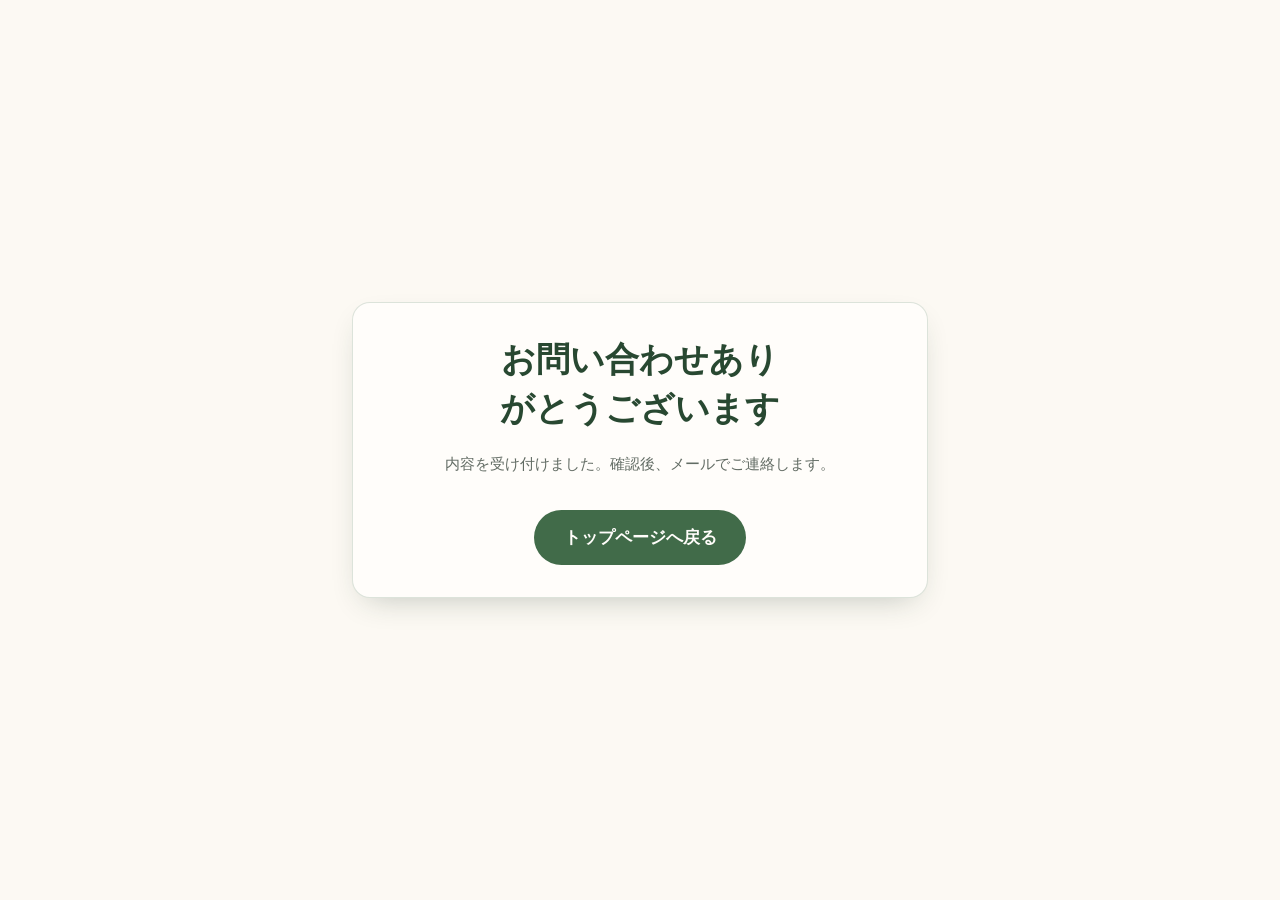
<file: thanks.html>
<!DOCTYPE html>
<!--
  お問い合わせを送ったあとに表示するページ。
  SSGform（フォームの送信を受け付けるサービス）の管理画面で、送信後の移動先としてこのページを設定する。
  見た目は index.html と同じ style.css を使い、.thanks と .card でカードを画面の中央に置く（sections.css）。
-->
<html lang="ja">
<head>
  <meta charset="UTF-8">
  <meta name="viewport" content="width=device-width">
  <!-- noindex で、このページを検索結果に出さないようにする -->
  <meta name="robots" content="noindex">
  <title>お問い合わせありがとうございます｜ひだまりフラワー</title>
  <link rel="icon" type="image/png" sizes="32x32" href="images/favicon-32.png">
  <link rel="apple-touch-icon" sizes="180x180" href="images/apple-touch-icon.png">
  <link rel="stylesheet" href="stylesheets/style.css">
</head>
<body>
  <main class="thanks">
    <div class="card">
      <h1>お問い合わせありがとうございます</h1>
      <p>内容を受け付けました。確認後、メールでご連絡します。</p>
      <a class="btn" href="index.html">トップページへ戻る</a>
    </div>
  </main>
</body>
</html>
</file>
<file: stylesheets/style.css>
@charset "UTF-8";
/* ============================================================
   style.css — CSS の入口
   ------------------------------------------------------------
   index.html が読み込むのは、このファイル 1 つだけ。
   ここから、役割ごとに分けた 4 つのファイルを @import で読み込む。

   @layer で層の順番を先に決めておく。後ろの層ほど優先され、ファイルを読む順番には左右されない。
     reset → tokens → base → layout → components → sections → utilities
     （弱い）                                                    （強い）
   たとえば sections の指定は、components の同じ指定より必ず優先される。
   そのため、セレクタを長くして優先度を上げる工夫が要らない。
   ============================================================ */
@layer reset, tokens, base, layout, components, sections, utilities;

@import url("base.css");         /* reset・tokens・base・layout */
@import url("components.css");   /* ボタン・カードなどの共通部品 */
@import url("sections.css");     /* ページの各セクション */
@import url("utilities.css");    /* 表示の演出・印刷 */
</file>
